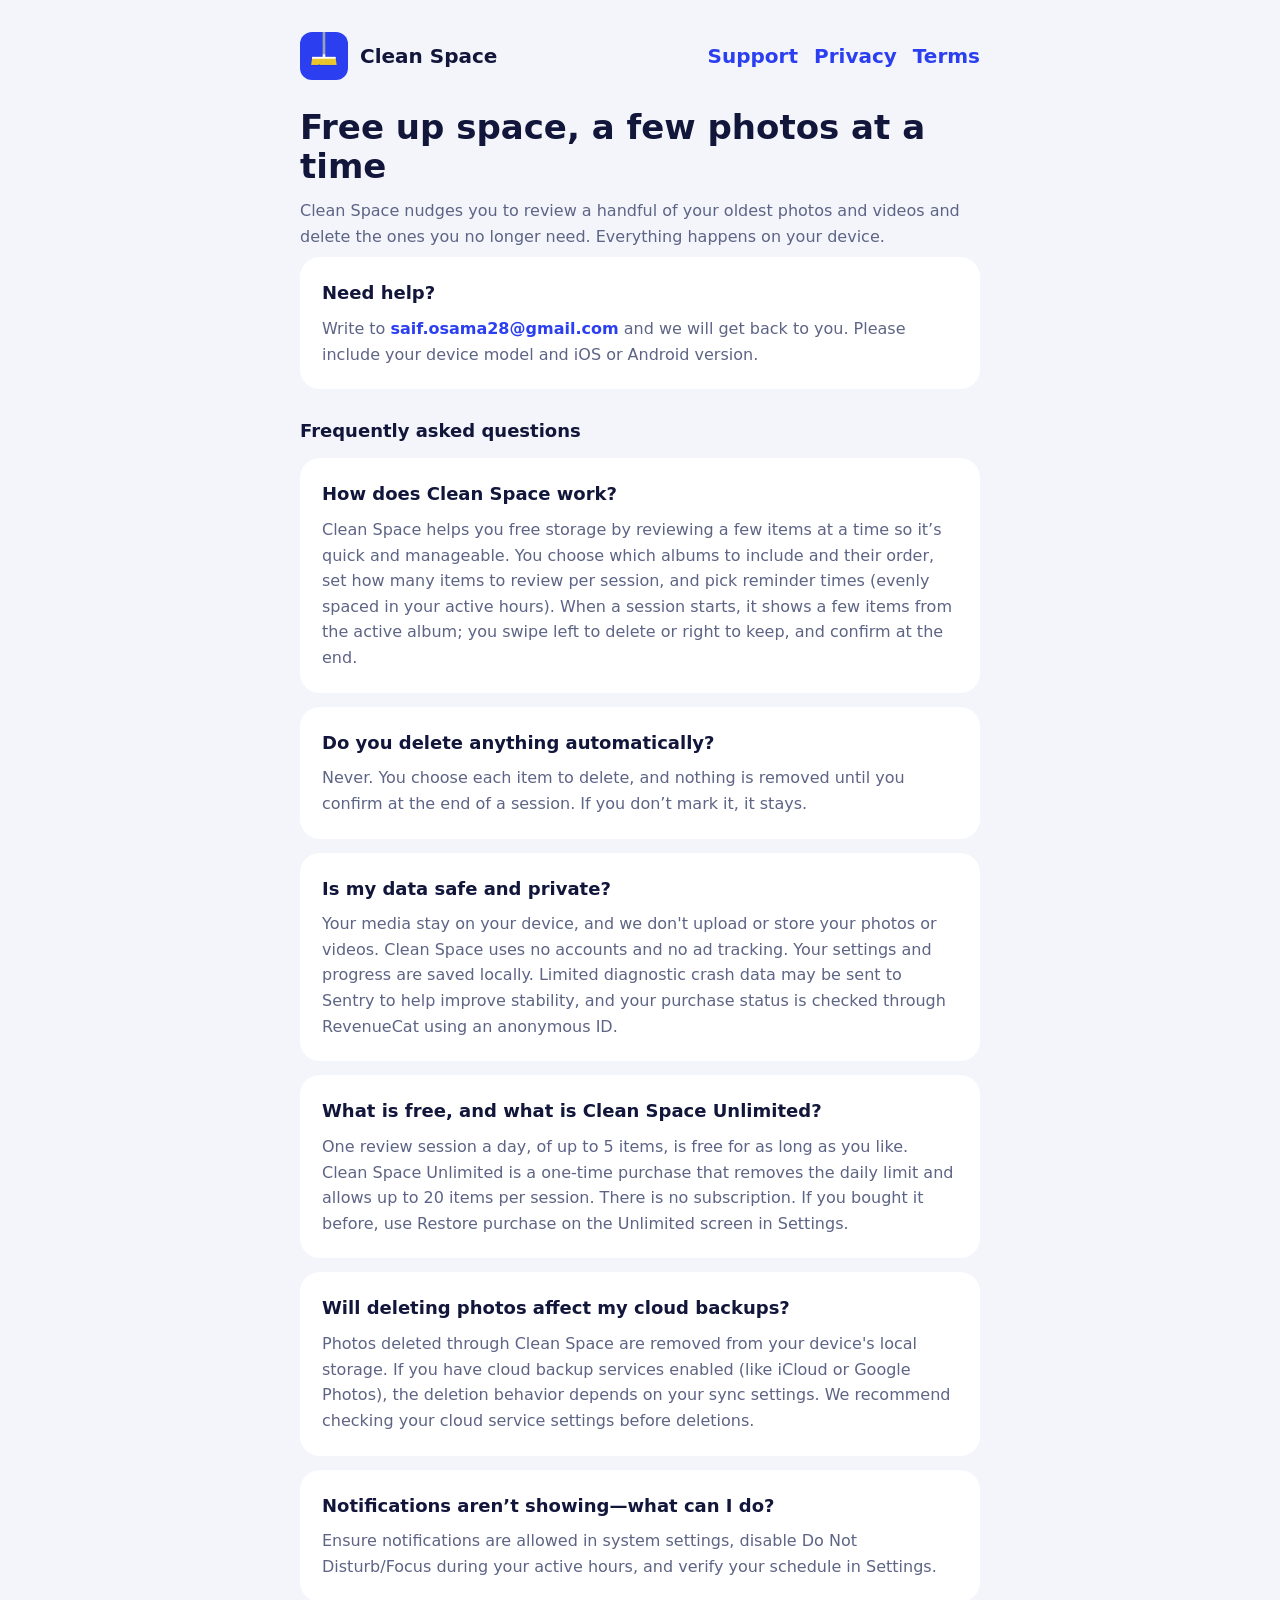
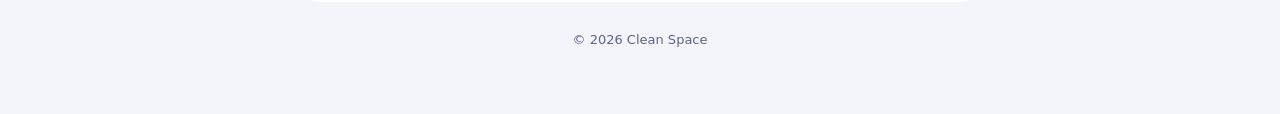
<file: index.html>
<!doctype html>
<html lang="en">
<head>
<meta charset="utf-8">
<meta name="viewport" content="width=device-width,initial-scale=1">
<title>Clean Space · Support</title>
<meta name="description" content="Help and support for Clean Space, the app that frees up storage a few photos at a time.">
<link rel="icon" href="icon.png">
<link rel="stylesheet" href="style.css">
</head>
<body>
<main>
<header>
<img src="icon.png" alt="">
<a href="./">Clean Space</a>
<nav><a href="./">Support</a><a href="privacy.html">Privacy</a><a href="terms.html">Terms</a></nav>
</header>
<h1>Free up space, a few photos at a time</h1>
<p>Clean Space nudges you to review a handful of your oldest photos and videos and delete the ones you no longer need. Everything happens on your device.</p>
<section>
<h2>Need help?</h2>
<p>Write to <a href="mailto:saif.osama28@gmail.com">saif.osama28@gmail.com</a> and we will get back to you. Please include your device model and iOS or Android version.</p>
</section>
<h2 style="margin:28px 0 12px">Frequently asked questions</h2>
<section>
<h2>How does Clean Space work?</h2>
<p>Clean Space helps you free storage by reviewing a few items at a time so it’s quick and manageable. You choose which albums to include and their order, set how many items to review per session, and pick reminder times (evenly spaced in your active hours). When a session starts, it shows a few items from the active album; you swipe left to delete or right to keep, and confirm at the end.</p>
</section>
<section>
<h2>Do you delete anything automatically?</h2>
<p>Never. You choose each item to delete, and nothing is removed until you confirm at the end of a session. If you don’t mark it, it stays.</p>
</section>
<section>
<h2>Is my data safe and private?</h2>
<p>Your media stay on your device, and we don't upload or store your photos or videos. Clean Space uses no accounts and no ad tracking. Your settings and progress are saved locally. Limited diagnostic crash data may be sent to Sentry to help improve stability, and your purchase status is checked through RevenueCat using an anonymous ID.</p>
</section>
<section>
<h2>What is free, and what is Clean Space Unlimited?</h2>
<p>One review session a day, of up to 5 items, is free for as long as you like. Clean Space Unlimited is a one-time purchase that removes the daily limit and allows up to 20 items per session. There is no subscription. If you bought it before, use Restore purchase on the Unlimited screen in Settings.</p>
</section>
<section>
<h2>Will deleting photos affect my cloud backups?</h2>
<p>Photos deleted through Clean Space are removed from your device's local storage. If you have cloud backup services enabled (like iCloud or Google Photos), the deletion behavior depends on your sync settings. We recommend checking your cloud service settings before deletions.</p>
</section>
<section>
<h2>Notifications aren’t showing—what can I do?</h2>
<p>Ensure notifications are allowed in system settings, disable Do Not Disturb/Focus during your active hours, and verify your schedule in Settings.</p>
</section>
<footer>© 2026 Clean Space</footer>
</main>
</body>
</html>
</file>
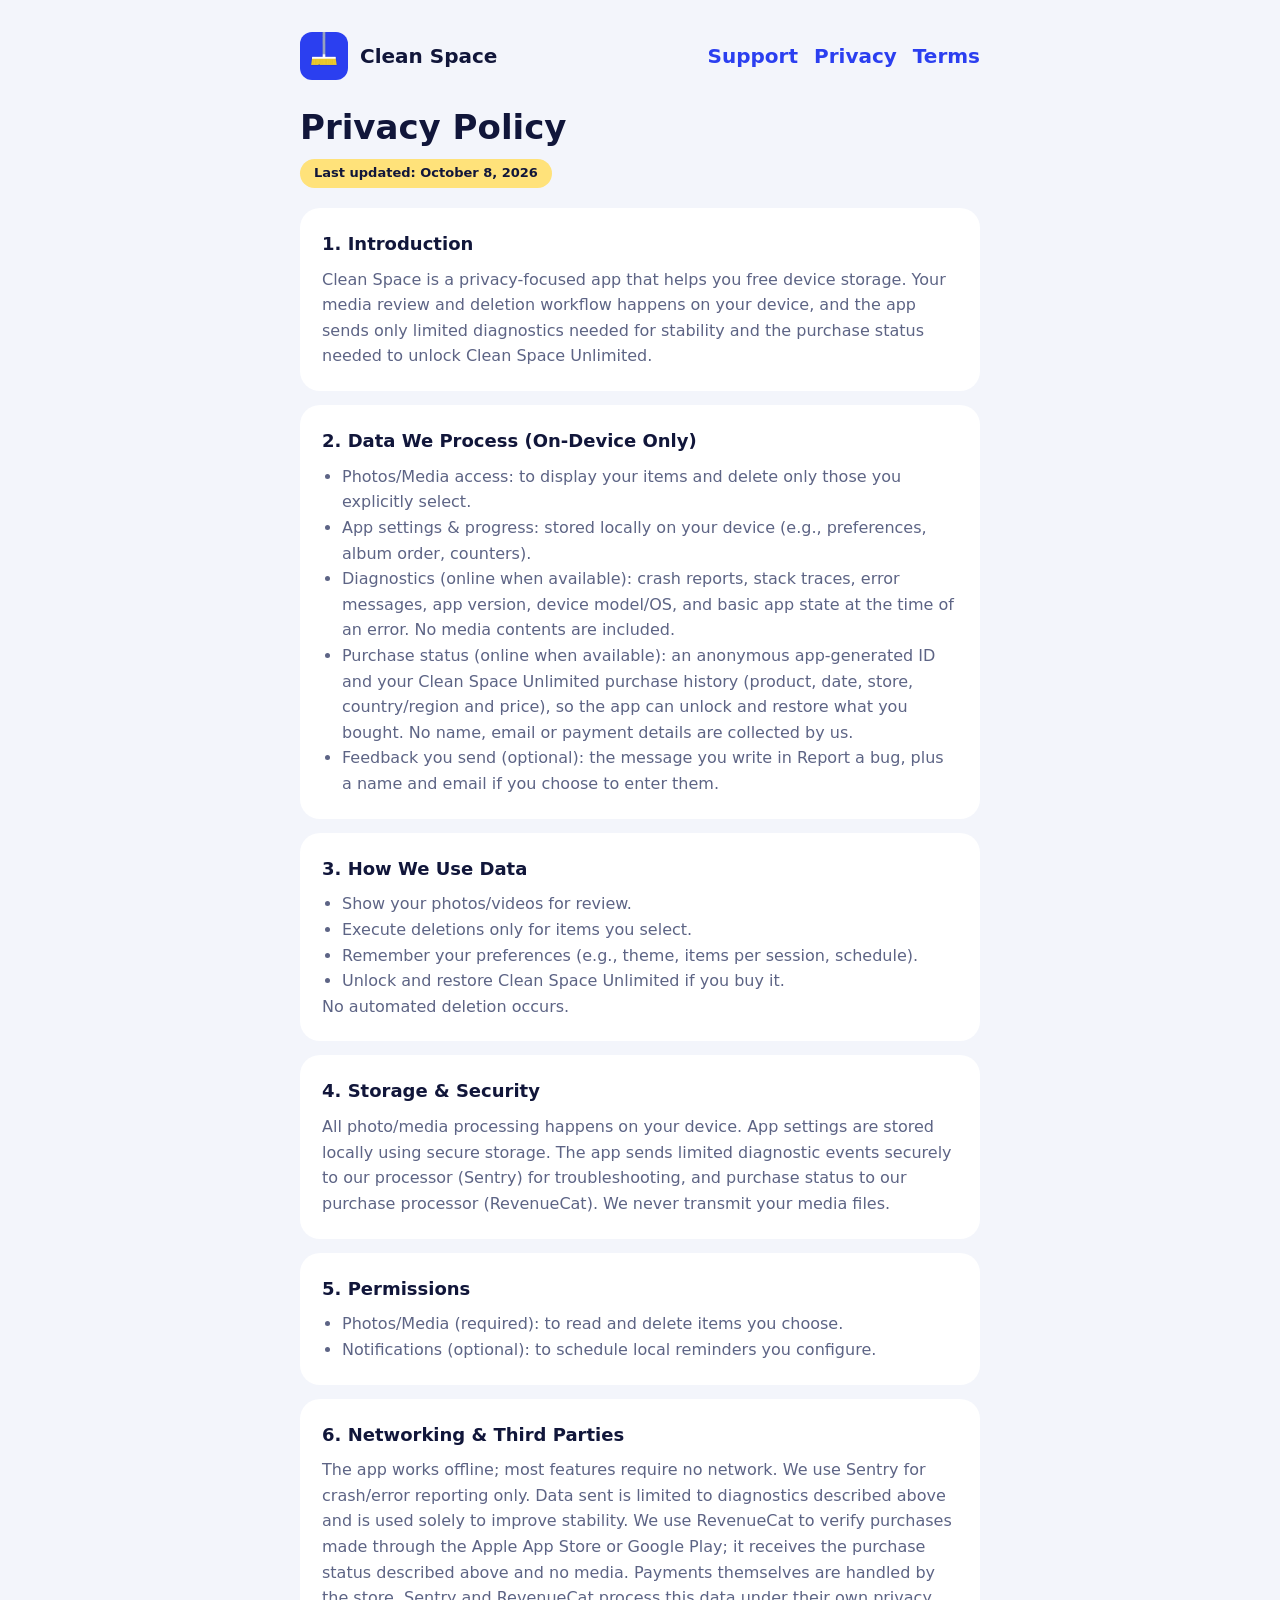
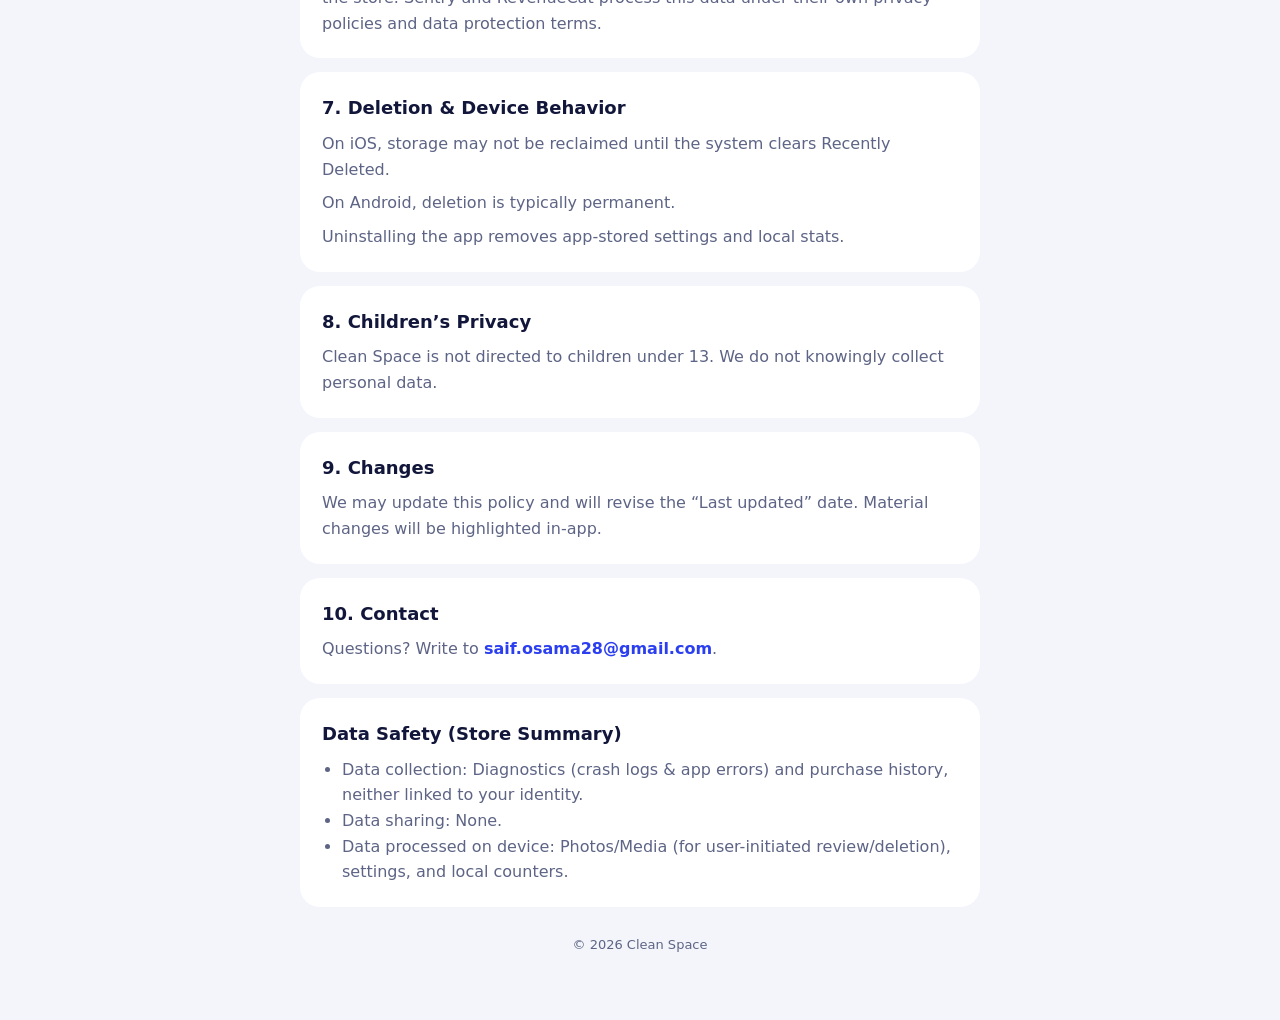
<file: privacy.html>
<!doctype html>
<html lang="en">
<head>
<meta charset="utf-8">
<meta name="viewport" content="width=device-width,initial-scale=1">
<title>Privacy Policy · Clean Space</title>
<meta name="description" content="How Clean Space handles your data: your photos and videos never leave your device.">
<link rel="icon" href="icon.png">
<link rel="stylesheet" href="style.css">
</head>
<body>
<main>
<header>
<img src="icon.png" alt="">
<a href="./">Clean Space</a>
<nav><a href="./">Support</a><a href="privacy.html">Privacy</a><a href="terms.html">Terms</a></nav>
</header>
<h1>Privacy Policy</h1>
<div class="chip">Last updated: October 8, 2026</div>
<section>
<h2>1. Introduction</h2>
<p>Clean Space is a privacy-focused app that helps you free device storage. Your media review and deletion workflow happens on your device, and the app sends only limited diagnostics needed for stability and the purchase status needed to unlock Clean Space Unlimited.</p>
</section>
<section>
<h2>2. Data We Process (On-Device Only)</h2>
<ul><li>Photos/Media access: to display your items and delete only those you explicitly select.</li><li>App settings &amp; progress: stored locally on your device (e.g., preferences, album order, counters).</li><li>Diagnostics (online when available): crash reports, stack traces, error messages, app version, device model/OS, and basic app state at the time of an error. No media contents are included.</li><li>Purchase status (online when available): an anonymous app-generated ID and your Clean Space Unlimited purchase history (product, date, store, country/region and price), so the app can unlock and restore what you bought. No name, email or payment details are collected by us.</li><li>Feedback you send (optional): the message you write in Report a bug, plus a name and email if you choose to enter them.</li></ul>
</section>
<section>
<h2>3. How We Use Data</h2>
<ul><li>Show your photos/videos for review.</li><li>Execute deletions only for items you select.</li><li>Remember your preferences (e.g., theme, items per session, schedule).</li><li>Unlock and restore Clean Space Unlimited if you buy it.</li></ul>
<p>No automated deletion occurs.</p>
</section>
<section>
<h2>4. Storage &amp; Security</h2>
<p>All photo/media processing happens on your device. App settings are stored locally using secure storage. The app sends limited diagnostic events securely to our processor (Sentry) for troubleshooting, and purchase status to our purchase processor (RevenueCat). We never transmit your media files.</p>
</section>
<section>
<h2>5. Permissions</h2>
<ul><li>Photos/Media (required): to read and delete items you choose.</li><li>Notifications (optional): to schedule local reminders you configure.</li></ul>
</section>
<section>
<h2>6. Networking &amp; Third Parties</h2>
<p>The app works offline; most features require no network. We use Sentry for crash/error reporting only. Data sent is limited to diagnostics described above and is used solely to improve stability. We use RevenueCat to verify purchases made through the Apple App Store or Google Play; it receives the purchase status described above and no media. Payments themselves are handled by the store. Sentry and RevenueCat process this data under their own privacy policies and data protection terms.</p>
</section>
<section>
<h2>7. Deletion &amp; Device Behavior</h2>
<p>On iOS, storage may not be reclaimed until the system clears Recently Deleted.</p>
<p>On Android, deletion is typically permanent.</p>
<p>Uninstalling the app removes app-stored settings and local stats.</p>
</section>
<section>
<h2>8. Children’s Privacy</h2>
<p>Clean Space is not directed to children under 13. We do not knowingly collect personal data.</p>
</section>
<section>
<h2>9. Changes</h2>
<p>We may update this policy and will revise the “Last updated” date. Material changes will be highlighted in-app.</p>
</section>
<section>
<h2>10. Contact</h2>
<p>Questions? Write to <a href="mailto:saif.osama28@gmail.com">saif.osama28@gmail.com</a>.</p>
</section>
<section>
<h2>Data Safety (Store Summary)</h2>
<ul><li>Data collection: Diagnostics (crash logs &amp; app errors) and purchase history, neither linked to your identity.</li><li>Data sharing: None.</li><li>Data processed on device: Photos/Media (for user-initiated review/deletion), settings, and local counters.</li></ul>
</section>
<footer>© 2026 Clean Space</footer>
</main>
</body>
</html>
</file>
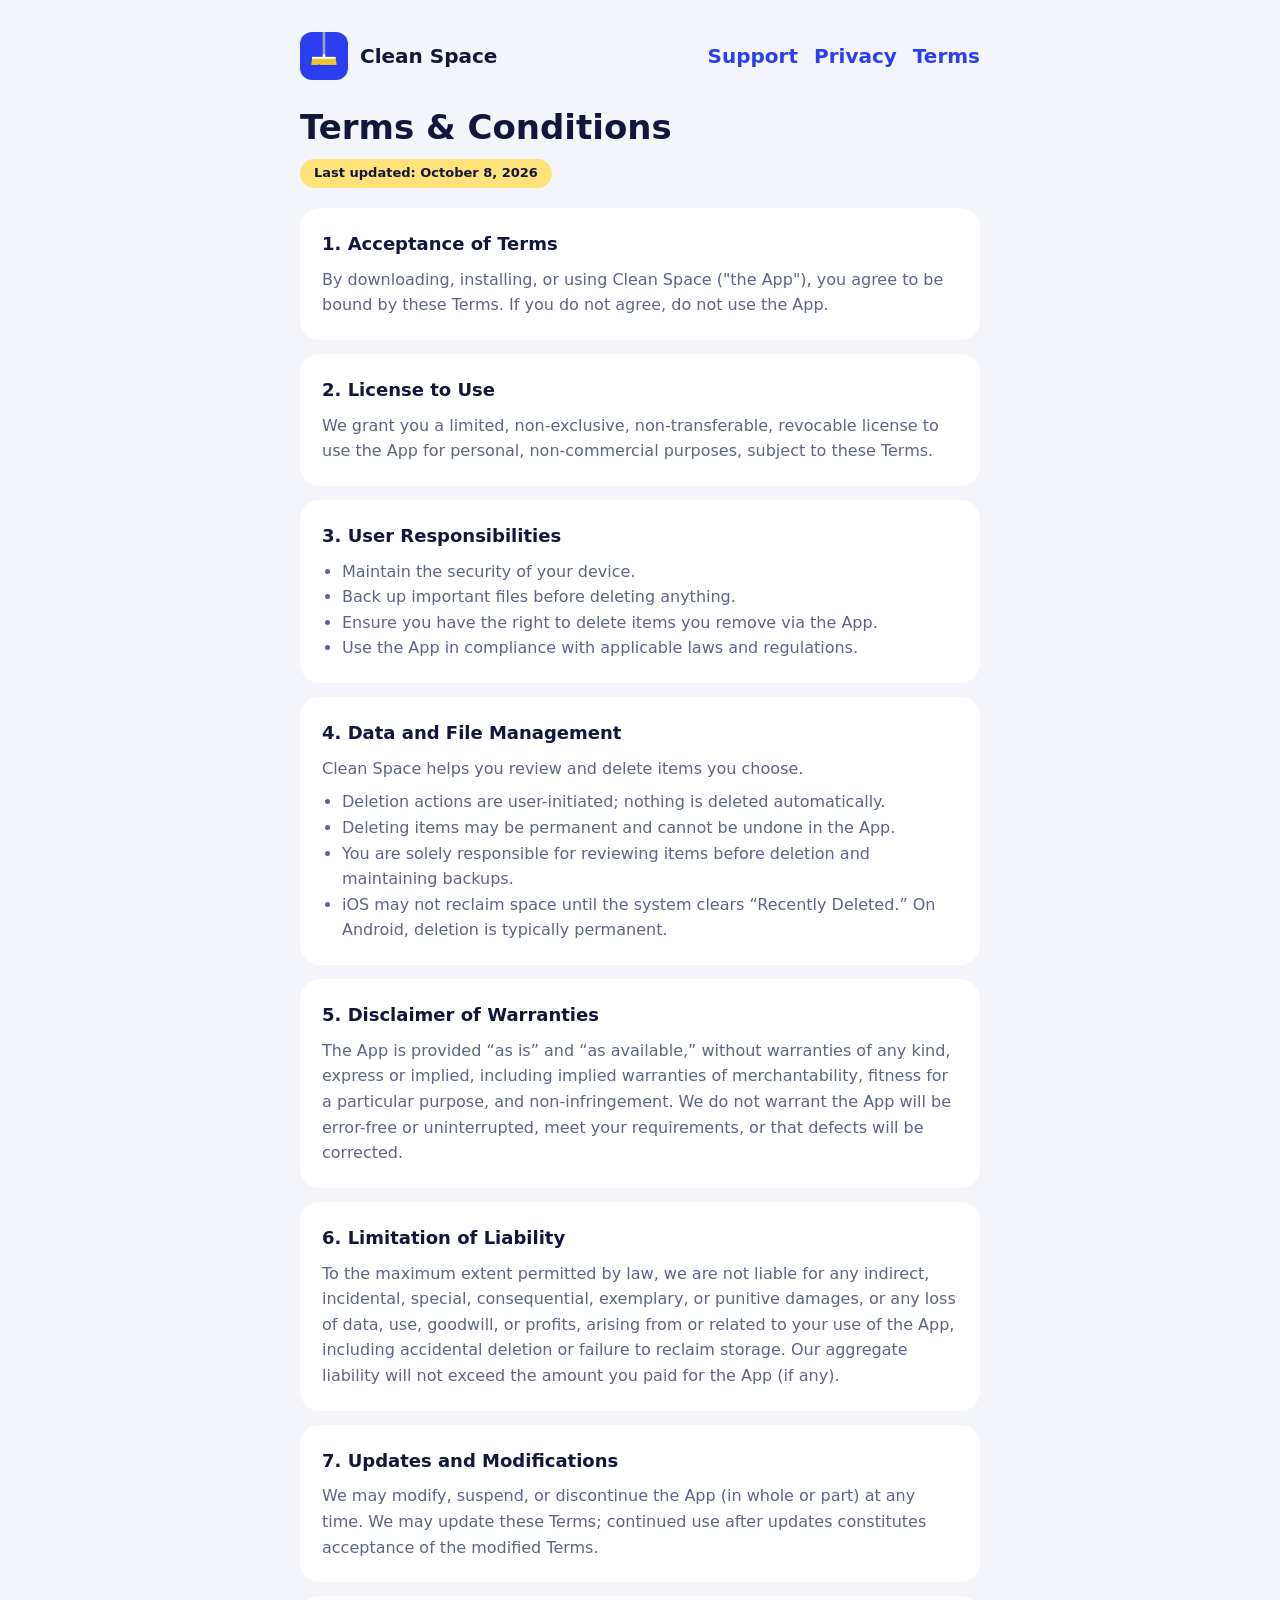
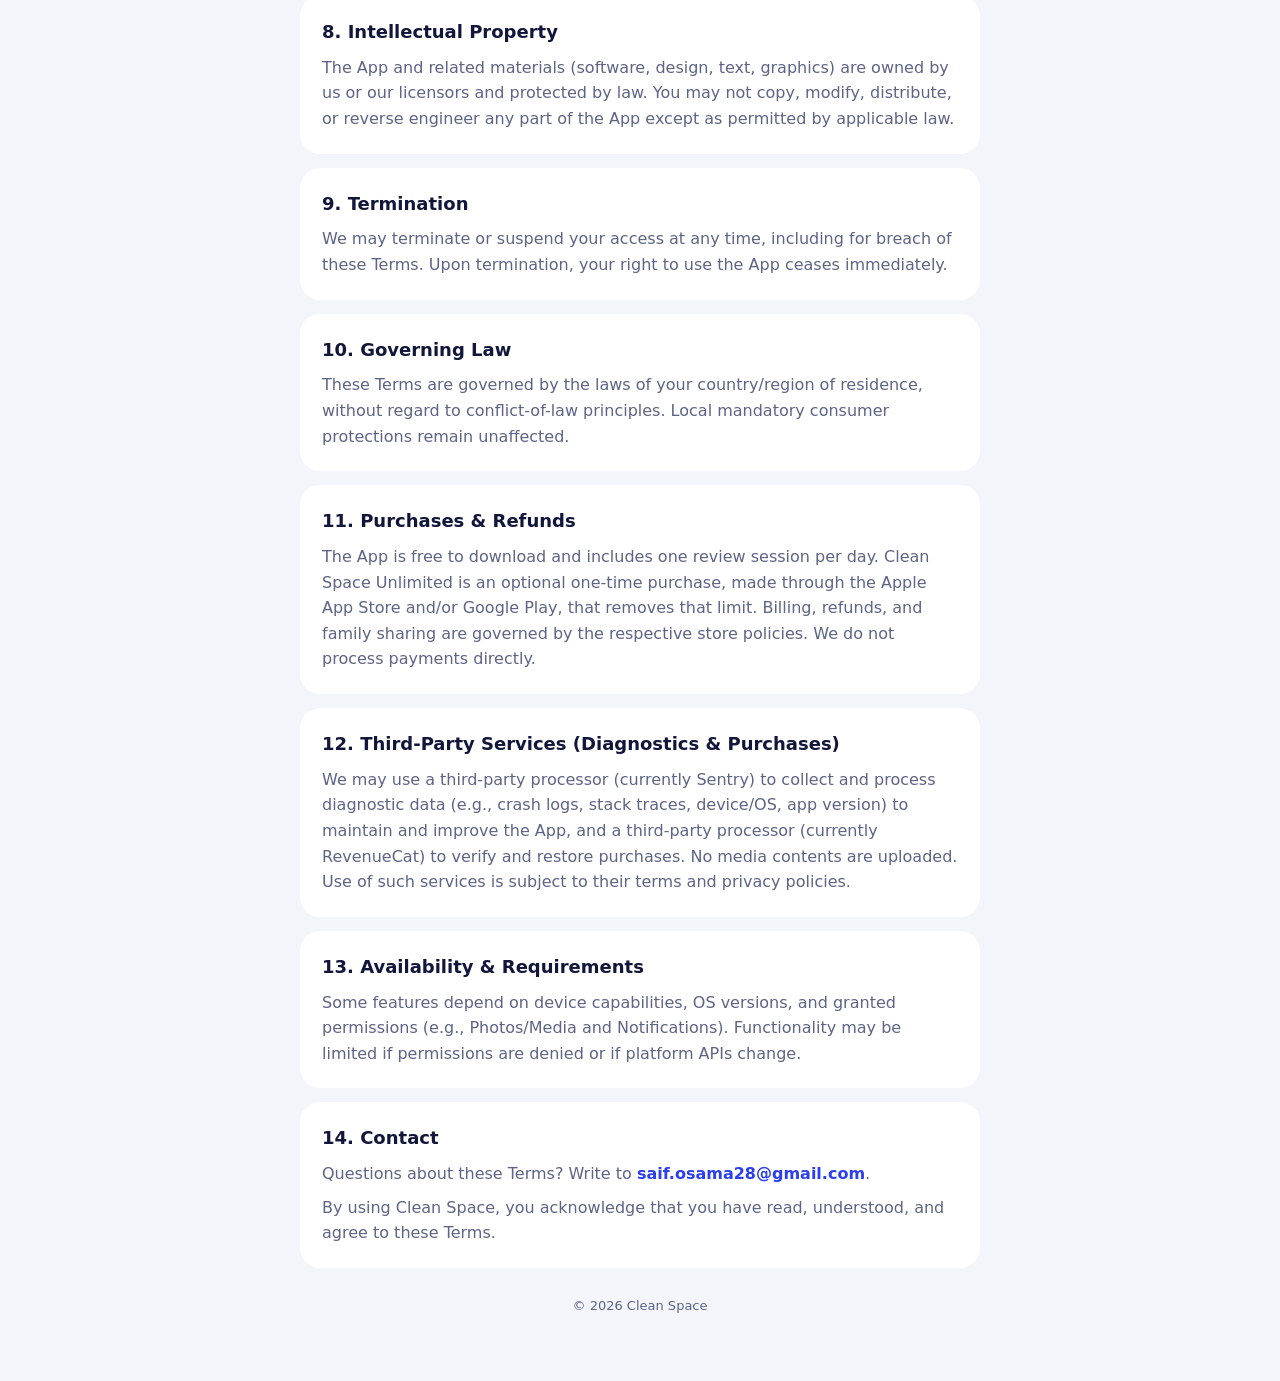
<file: terms.html>
<!doctype html>
<html lang="en">
<head>
<meta charset="utf-8">
<meta name="viewport" content="width=device-width,initial-scale=1">
<title>Terms & Conditions · Clean Space</title>
<meta name="description" content="Terms and conditions for using the Clean Space app.">
<link rel="icon" href="icon.png">
<link rel="stylesheet" href="style.css">
</head>
<body>
<main>
<header>
<img src="icon.png" alt="">
<a href="./">Clean Space</a>
<nav><a href="./">Support</a><a href="privacy.html">Privacy</a><a href="terms.html">Terms</a></nav>
</header>
<h1>Terms &amp; Conditions</h1>
<div class="chip">Last updated: October 8, 2026</div>
<section>
<h2>1. Acceptance of Terms</h2>
<p>By downloading, installing, or using Clean Space ("the App"), you agree to be bound by these Terms. If you do not agree, do not use the App.</p>
</section>
<section>
<h2>2. License to Use</h2>
<p>We grant you a limited, non-exclusive, non-transferable, revocable license to use the App for personal, non-commercial purposes, subject to these Terms.</p>
</section>
<section>
<h2>3. User Responsibilities</h2>
<ul><li>Maintain the security of your device.</li><li>Back up important files before deleting anything.</li><li>Ensure you have the right to delete items you remove via the App.</li><li>Use the App in compliance with applicable laws and regulations.</li></ul>
</section>
<section>
<h2>4. Data and File Management</h2>
<p>Clean Space helps you review and delete items you choose.</p>
<ul><li>Deletion actions are user-initiated; nothing is deleted automatically.</li><li>Deleting items may be permanent and cannot be undone in the App.</li><li>You are solely responsible for reviewing items before deletion and maintaining backups.</li><li>iOS may not reclaim space until the system clears “Recently Deleted.” On Android, deletion is typically permanent.</li></ul>
</section>
<section>
<h2>5. Disclaimer of Warranties</h2>
<p>The App is provided “as is” and “as available,” without warranties of any kind, express or implied, including implied warranties of merchantability, fitness for a particular purpose, and non-infringement. We do not warrant the App will be error-free or uninterrupted, meet your requirements, or that defects will be corrected.</p>
</section>
<section>
<h2>6. Limitation of Liability</h2>
<p>To the maximum extent permitted by law, we are not liable for any indirect, incidental, special, consequential, exemplary, or punitive damages, or any loss of data, use, goodwill, or profits, arising from or related to your use of the App, including accidental deletion or failure to reclaim storage. Our aggregate liability will not exceed the amount you paid for the App (if any).</p>
</section>
<section>
<h2>7. Updates and Modifications</h2>
<p>We may modify, suspend, or discontinue the App (in whole or part) at any time. We may update these Terms; continued use after updates constitutes acceptance of the modified Terms.</p>
</section>
<section>
<h2>8. Intellectual Property</h2>
<p>The App and related materials (software, design, text, graphics) are owned by us or our licensors and protected by law. You may not copy, modify, distribute, or reverse engineer any part of the App except as permitted by applicable law.</p>
</section>
<section>
<h2>9. Termination</h2>
<p>We may terminate or suspend your access at any time, including for breach of these Terms. Upon termination, your right to use the App ceases immediately.</p>
</section>
<section>
<h2>10. Governing Law</h2>
<p>These Terms are governed by the laws of your country/region of residence, without regard to conflict-of-law principles. Local mandatory consumer protections remain unaffected.</p>
</section>
<section>
<h2>11. Purchases &amp; Refunds</h2>
<p>The App is free to download and includes one review session per day. Clean Space Unlimited is an optional one-time purchase, made through the Apple App Store and/or Google Play, that removes that limit. Billing, refunds, and family sharing are governed by the respective store policies. We do not process payments directly.</p>
</section>
<section>
<h2>12. Third-Party Services (Diagnostics &amp; Purchases)</h2>
<p>We may use a third-party processor (currently Sentry) to collect and process diagnostic data (e.g., crash logs, stack traces, device/OS, app version) to maintain and improve the App, and a third-party processor (currently RevenueCat) to verify and restore purchases. No media contents are uploaded. Use of such services is subject to their terms and privacy policies.</p>
</section>
<section>
<h2>13. Availability &amp; Requirements</h2>
<p>Some features depend on device capabilities, OS versions, and granted permissions (e.g., Photos/Media and Notifications). Functionality may be limited if permissions are denied or if platform APIs change.</p>
</section>
<section>
<h2>14. Contact</h2>
<p>Questions about these Terms? Write to <a href="mailto:saif.osama28@gmail.com">saif.osama28@gmail.com</a>.</p>
<p>By using Clean Space, you acknowledge that you have read, understood, and agree to these Terms.</p>
</section>
<footer>© 2026 Clean Space</footer>
</main>
</body>
</html>
</file>
<file: style.css>
:root{--bg:#F3F5FB;--card:#fff;--ink:#11163A;--dim:#5D6485;--cta:#2B3FF0;--tint:#FFE27A}
*{box-sizing:border-box}
body{margin:0;background:var(--bg);color:var(--ink);font:16px/1.6 Poppins,system-ui,-apple-system,"Segoe UI",Roboto,sans-serif}
main{max-width:720px;margin:0 auto;padding:32px 20px 64px}
header{display:flex;align-items:center;gap:12px;margin-bottom:28px}
header img{width:48px;height:48px;border-radius:12px}
header a{font-weight:700;font-size:20px;color:var(--ink);text-decoration:none}
nav{margin-left:auto;display:flex;gap:16px;font-size:14px}
nav a,p a,li a{color:var(--cta);font-weight:600;text-decoration:none}
h1{font-size:34px;line-height:1.15;margin:0 0 12px}
h2{font-size:18px;margin:0 0 8px}
p{margin:0 0 8px;color:var(--dim)}
ul{margin:0;padding-left:20px;color:var(--dim)}
.chip{display:inline-block;background:var(--tint);border-radius:999px;padding:4px 14px;font-size:13px;font-weight:600;margin-bottom:20px}
section{background:var(--card);border-radius:20px;padding:22px;margin-bottom:14px}
section p:last-child{margin-bottom:0}
footer{margin-top:28px;font-size:13px;color:var(--dim);text-align:center}
@media (prefers-color-scheme:dark){:root{--bg:#0B0E24;--card:#161B40;--ink:#F3F5FB;--dim:#A9B0CF;--cta:#8E9BFF}.chip{color:#11163A}}
</file>
